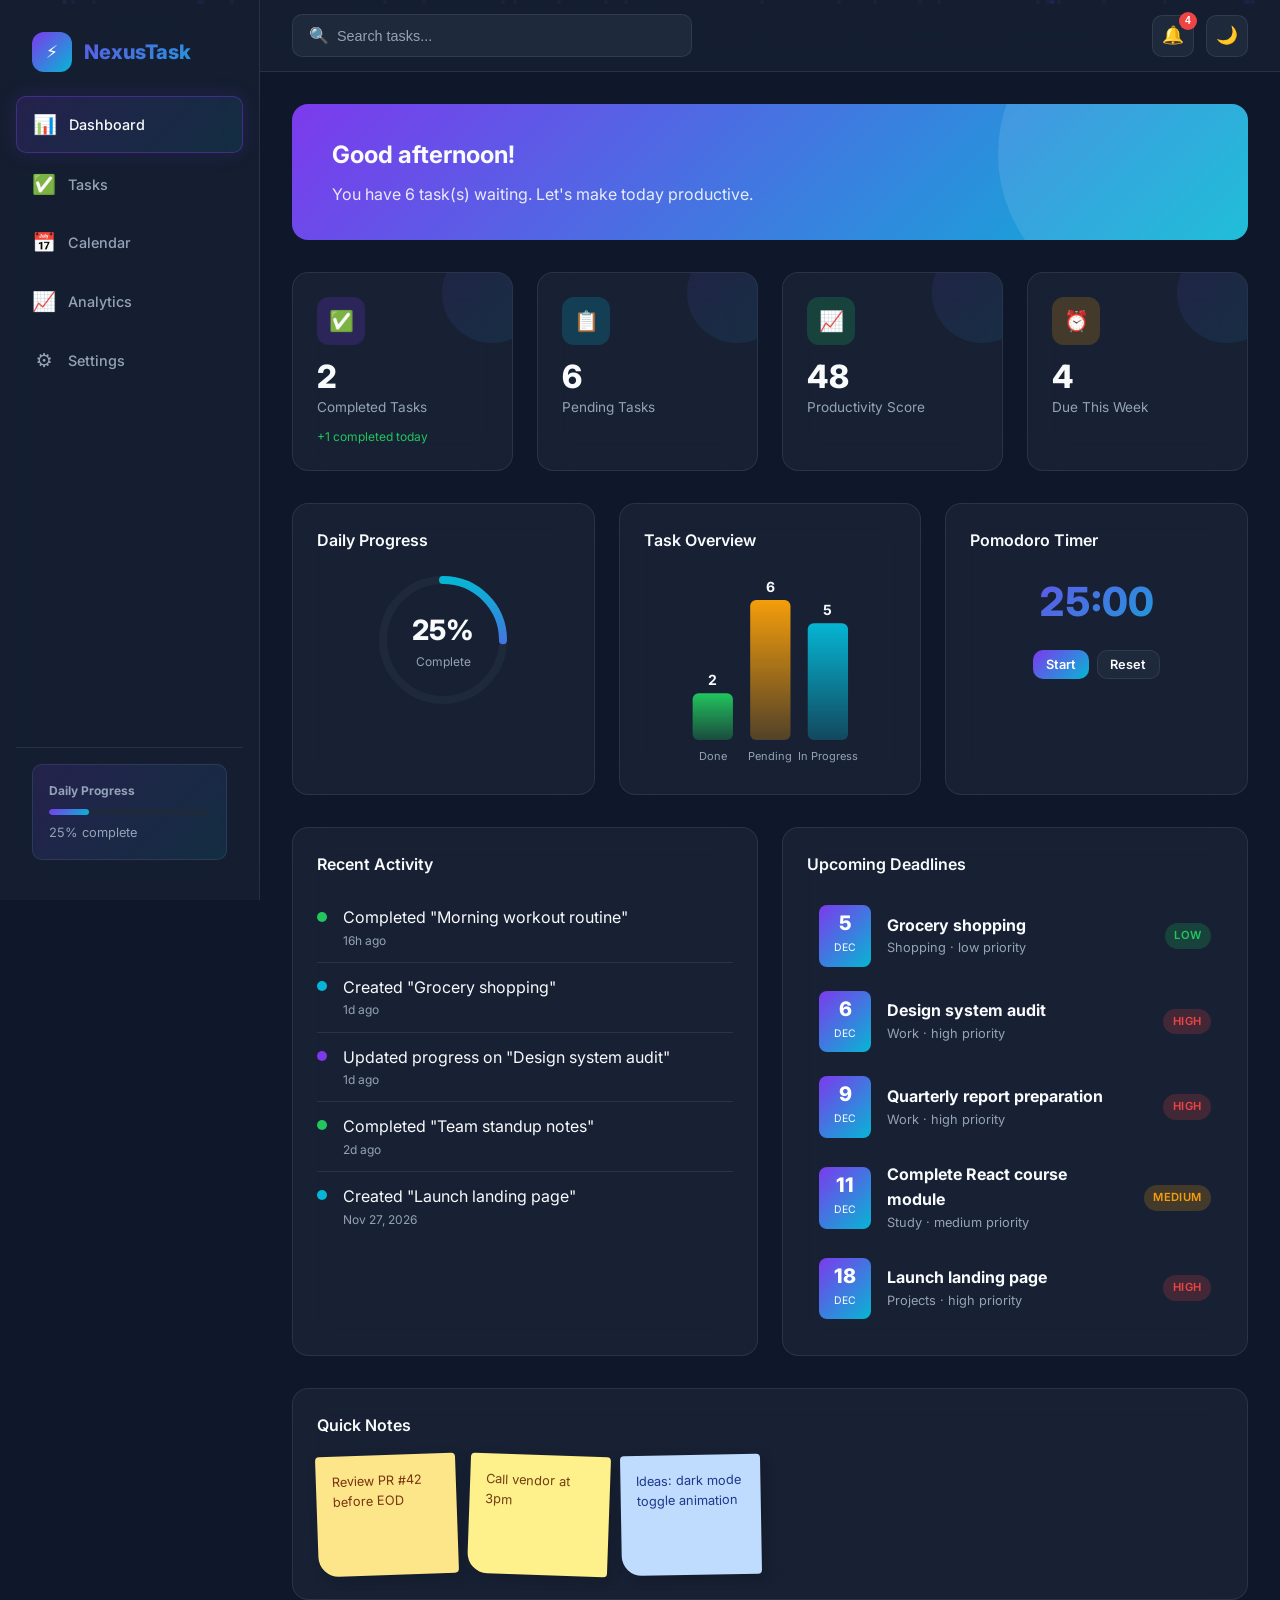
<file: index.html>
<!DOCTYPE html>
<html lang="en">
<head>
  <meta charset="UTF-8">
  <script>
    (function () {
      var p = location.pathname;
      var base = /\.html$/i.test(p) ? p.slice(0, p.lastIndexOf('/') + 1) : (p.endsWith('/') ? p : p + '/');
      var el = document.createElement('base');
      el.href = base;
      document.head.appendChild(el);
    })();
  </script>
  <meta name="viewport" content="width=device-width, initial-scale=1.0">
  <meta name="description" content="NexusTask — Premium productivity and task management platform">
  <meta name="referrer" content="strict-origin-when-cross-origin">
  <meta http-equiv="X-Content-Type-Options" content="nosniff">
  <meta http-equiv="Content-Security-Policy" content="upgrade-insecure-requests">
  <title>Dashboard — NexusTask</title>
  <link rel="preconnect" href="https://fonts.googleapis.com">
  <link rel="preconnect" href="https://fonts.gstatic.com" crossorigin>
  <link rel="stylesheet" href="https://fonts.googleapis.com/css2?family=Inter:wght@300;400;500;600;700;800&display=swap">
  <link rel="stylesheet" href="css/style.css">
  <link rel="stylesheet" href="css/responsive.css">
</head>
<body data-page="dashboard">
  <div class="particles" aria-hidden="true"></div>

  <div class="app-layout">
    <aside class="sidebar" aria-label="Main navigation">
      <div class="logo">
        <div class="logo-icon">⚡</div>
        <span>NexusTask</span>
      </div>
      <ul class="nav-menu">
        <li class="nav-item"><a href="index.html" class="nav-link" data-page="dashboard"><span class="nav-icon">📊</span> Dashboard</a></li>
        <li class="nav-item"><a href="tasks.html" class="nav-link" data-page="tasks"><span class="nav-icon">✅</span> Tasks</a></li>
        <li class="nav-item"><a href="calendar.html" class="nav-link" data-page="calendar"><span class="nav-icon">📅</span> Calendar</a></li>
        <li class="nav-item"><a href="analytics.html" class="nav-link" data-page="analytics"><span class="nav-icon">📈</span> Analytics</a></li>
        <li class="nav-item"><a href="settings.html" class="nav-link" data-page="settings"><span class="nav-icon">⚙️</span> Settings</a></li>
      </ul>
      <div class="sidebar-footer">
        <div class="productivity-mini">
          <h4>Daily Progress</h4>
          <div class="mini-progress"><div class="mini-progress-bar" style="width:0%"></div></div>
          <p style="font-size:0.8rem;margin-top:0.5rem;color:var(--text-muted)"><span class="sidebar-score">0%</span> complete</p>
        </div>
      </div>
    </aside>

    <main class="main-content">
      <header class="header">
        <div class="header-left">
          <button class="menu-toggle" aria-label="Toggle menu">☰</button>
          <div class="search-bar">
            <span>🔍</span>
            <input type="search" id="globalSearch" placeholder="Search tasks..." aria-label="Search tasks">
          </div>
        </div>
        <div class="header-actions">
          <div class="notif-wrapper">
            <button class="icon-btn" id="notifToggle" aria-label="Notifications">🔔<span class="badge" id="notifBadge">0</span></button>
            <div class="notif-dropdown" id="notifDropdown">
              <div class="notif-header"><h3>Notifications</h3></div>
              <div id="notifList"></div>
            </div>
          </div>
          <button class="icon-btn" id="themeToggle" aria-label="Toggle theme">🌙</button>
        </div>
      </header>

      <div class="page-content">
        <section class="welcome-banner reveal">
          <h2 id="welcomeTitle">Welcome back</h2>
          <p id="welcomeSubtitle">Here's your productivity overview for today.</p>
        </section>

        <div class="grid grid-4 reveal" style="margin-bottom:2rem">
          <div class="card stat-card">
            <div class="stat-icon purple">✅</div>
            <div class="stat-value" id="statCompleted">0</div>
            <div class="stat-label">Completed Tasks</div>
            <div class="stat-change" id="statCompletedChange">—</div>
          </div>
          <div class="card stat-card">
            <div class="stat-icon cyan">📋</div>
            <div class="stat-value" id="statPending">0</div>
            <div class="stat-label">Pending Tasks</div>
          </div>
          <div class="card stat-card">
            <div class="stat-icon green">📈</div>
            <div class="stat-value" id="statScore">0</div>
            <div class="stat-label">Productivity Score</div>
          </div>
          <div class="card stat-card">
            <div class="stat-icon amber">⏰</div>
            <div class="stat-value" id="statDeadlines">0</div>
            <div class="stat-label">Due This Week</div>
          </div>
        </div>

        <div class="grid grid-3" style="margin-bottom:2rem">
          <div class="card reveal">
            <h3 class="section-title">Daily Progress</h3>
            <div class="progress-circle-wrap">
              <div class="progress-circle">
                <svg width="140" height="140" viewBox="0 0 140 140">
                  <defs>
                    <linearGradient id="gradient" x1="0%" y1="0%" x2="100%" y2="0%">
                      <stop offset="0%" stop-color="#7C3AED"/>
                      <stop offset="100%" stop-color="#06B6D4"/>
                    </linearGradient>
                  </defs>
                  <circle class="progress-circle-bg" cx="70" cy="70" r="60"/>
                  <circle class="progress-circle-fill" id="progressCircle" cx="70" cy="70" r="60"/>
                </svg>
                <div class="progress-circle-text">
                  <span id="progressPercent">0%</span>
                  <span>Complete</span>
                </div>
              </div>
            </div>
          </div>

          <div class="card reveal">
            <h3 class="section-title">Task Overview</h3>
            <div class="chart-container"><canvas id="dashboardChart" aria-label="Task overview chart"></canvas></div>
          </div>

          <div class="card reveal pomodoro-widget">
            <h3 class="section-title">Pomodoro Timer</h3>
            <div class="pomodoro-timer" id="pomodoroDisplay">25:00</div>
            <div class="pomodoro-controls">
              <button class="btn btn-primary btn-sm" id="pomodoroStart">Start</button>
              <button class="btn btn-secondary btn-sm" id="pomodoroReset">Reset</button>
            </div>
          </div>
        </div>

        <div class="grid grid-2">
          <div class="card reveal">
            <h3 class="section-title">Recent Activity</h3>
            <ul class="activity-list" id="activityList"></ul>
          </div>

          <div class="card reveal">
            <h3 class="section-title">Upcoming Deadlines</h3>
            <div id="deadlineList"></div>
          </div>
        </div>

        <div class="card reveal" style="margin-top:2rem">
          <h3 class="section-title">Quick Notes</h3>
          <div class="sticky-notes" id="stickyNotes"></div>
        </div>
      </div>
    </main>
  </div>

  <script src="js/app.js"></script>
  <script src="js/dashboard.js"></script>
</body>
</html>
</file>
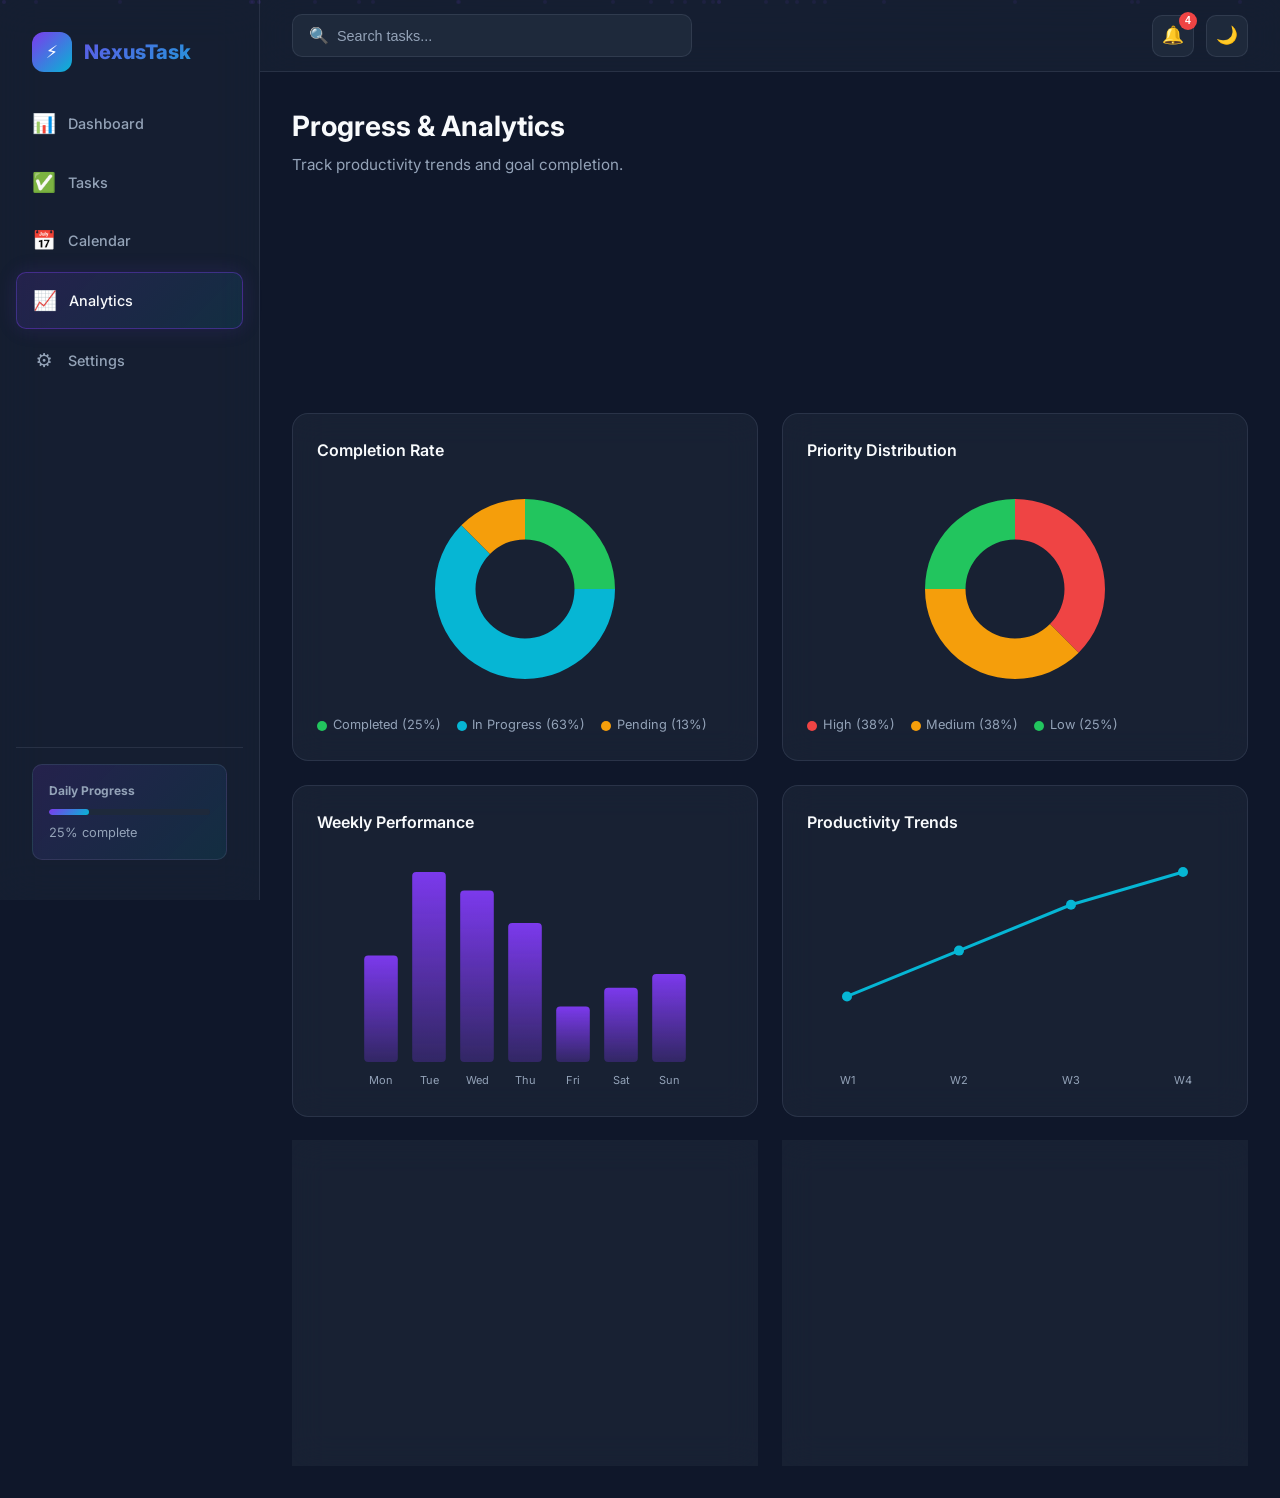
<file: analytics.html>
<!DOCTYPE html>
<html lang="en">
<head>
  <meta charset="UTF-8">
  <script>
    (function () {
      var p = location.pathname;
      var base = /\.html$/i.test(p) ? p.slice(0, p.lastIndexOf('/') + 1) : (p.endsWith('/') ? p : p + '/');
      var el = document.createElement('base');
      el.href = base;
      document.head.appendChild(el);
    })();
  </script>
  <meta name="viewport" content="width=device-width, initial-scale=1.0">
  <meta name="description" content="Analytics — NexusTask">
  <meta name="referrer" content="strict-origin-when-cross-origin">
  <meta http-equiv="X-Content-Type-Options" content="nosniff">
  <meta http-equiv="Content-Security-Policy" content="upgrade-insecure-requests">
  <title>Analytics — NexusTask</title>
  <link rel="preconnect" href="https://fonts.googleapis.com">
  <link rel="preconnect" href="https://fonts.gstatic.com" crossorigin>
  <link rel="stylesheet" href="https://fonts.googleapis.com/css2?family=Inter:wght@300;400;500;600;700;800&display=swap">
  <link rel="stylesheet" href="css/style.css">
  <link rel="stylesheet" href="css/responsive.css">
</head>
<body data-page="analytics">
  <div class="particles" aria-hidden="true"></div>

  <div class="app-layout">
    <aside class="sidebar" aria-label="Main navigation">
      <div class="logo"><div class="logo-icon">⚡</div><span>NexusTask</span></div>
      <ul class="nav-menu">
        <li class="nav-item"><a href="index.html" class="nav-link" data-page="dashboard"><span class="nav-icon">📊</span> Dashboard</a></li>
        <li class="nav-item"><a href="tasks.html" class="nav-link" data-page="tasks"><span class="nav-icon">✅</span> Tasks</a></li>
        <li class="nav-item"><a href="calendar.html" class="nav-link" data-page="calendar"><span class="nav-icon">📅</span> Calendar</a></li>
        <li class="nav-item"><a href="analytics.html" class="nav-link" data-page="analytics"><span class="nav-icon">📈</span> Analytics</a></li>
        <li class="nav-item"><a href="settings.html" class="nav-link" data-page="settings"><span class="nav-icon">⚙️</span> Settings</a></li>
      </ul>
      <div class="sidebar-footer">
        <div class="productivity-mini">
          <h4>Daily Progress</h4>
          <div class="mini-progress"><div class="mini-progress-bar"></div></div>
          <p style="font-size:0.8rem;margin-top:0.5rem;color:var(--text-muted)"><span class="sidebar-score">0%</span> complete</p>
        </div>
      </div>
    </aside>

    <main class="main-content">
      <header class="header">
        <div class="header-left">
          <button class="menu-toggle" aria-label="Toggle menu">☰</button>
          <div class="search-bar">
            <span>🔍</span>
            <input type="search" id="globalSearch" placeholder="Search tasks..." aria-label="Search">
          </div>
        </div>
        <div class="header-actions">
          <div class="notif-wrapper">
            <button class="icon-btn" id="notifToggle" aria-label="Notifications">🔔<span class="badge" id="notifBadge">0</span></button>
            <div class="notif-dropdown" id="notifDropdown">
              <div class="notif-header"><h3>Notifications</h3></div>
              <div id="notifList"></div>
            </div>
          </div>
          <button class="icon-btn" id="themeToggle" aria-label="Toggle theme">🌙</button>
        </div>
      </header>

      <div class="page-content">
        <div class="page-header reveal">
          <h1>Progress & Analytics</h1>
          <p>Track productivity trends and goal completion.</p>
        </div>

        <div class="analytics-stat-row reveal" id="analyticsStats"></div>

        <div class="grid grid-2 reveal">
          <div class="card chart-card">
            <h3 class="section-title">Completion Rate</h3>
            <div class="chart-container" style="height:220px"><canvas id="completionChart"></canvas></div>
            <div class="chart-legend" id="completionLegend"></div>
          </div>
          <div class="card chart-card">
            <h3 class="section-title">Priority Distribution</h3>
            <div class="chart-container" style="height:220px"><canvas id="priorityChart"></canvas></div>
            <div class="chart-legend" id="priorityLegend"></div>
          </div>
        </div>

        <div class="grid grid-2 reveal" style="margin-top:1.5rem">
          <div class="card chart-card">
            <h3 class="section-title">Weekly Performance</h3>
            <div class="chart-container" style="height:240px"><canvas id="weeklyChart"></canvas></div>
          </div>
          <div class="card chart-card">
            <h3 class="section-title">Productivity Trends</h3>
            <div class="chart-container" style="height:240px"><canvas id="trendChart"></canvas></div>
          </div>
        </div>

        <div class="grid grid-2 reveal" style="margin-top:1.5rem">
          <div class="card">
            <h3 class="section-title">Time Tracking</h3>
            <div id="timeTracking"></div>
          </div>
          <div class="card">
            <h3 class="section-title">Goal Completion</h3>
            <div class="progress-circle-wrap" style="padding:1rem">
              <div class="progress-circle" style="width:160px;height:160px">
                <svg width="160" height="160" viewBox="0 0 160 160">
                  <defs>
                    <linearGradient id="goalGrad" x1="0%" y1="0%" x2="100%" y2="0%">
                      <stop offset="0%" stop-color="#22C55E"/>
                      <stop offset="100%" stop-color="#06B6D4"/>
                    </linearGradient>
                  </defs>
                  <circle class="progress-circle-bg" cx="80" cy="80" r="68" stroke-width="10"/>
                  <circle class="progress-circle-fill" id="goalCircle" cx="80" cy="80" r="68" stroke-width="10" stroke="url(#goalGrad)"/>
                </svg>
                <div class="progress-circle-text">
                  <span id="goalPercent">0%</span>
                  <span>Goals Met</span>
                </div>
              </div>
            </div>
            <p style="text-align:center;color:var(--text-muted);font-size:0.85rem;margin-top:1rem" id="goalText">Complete high-priority tasks to reach your goals.</p>
          </div>
        </div>
      </div>
    </main>
  </div>

  <script src="js/app.js"></script>
  <script src="js/analytics.js"></script>
</body>
</html>
</file>
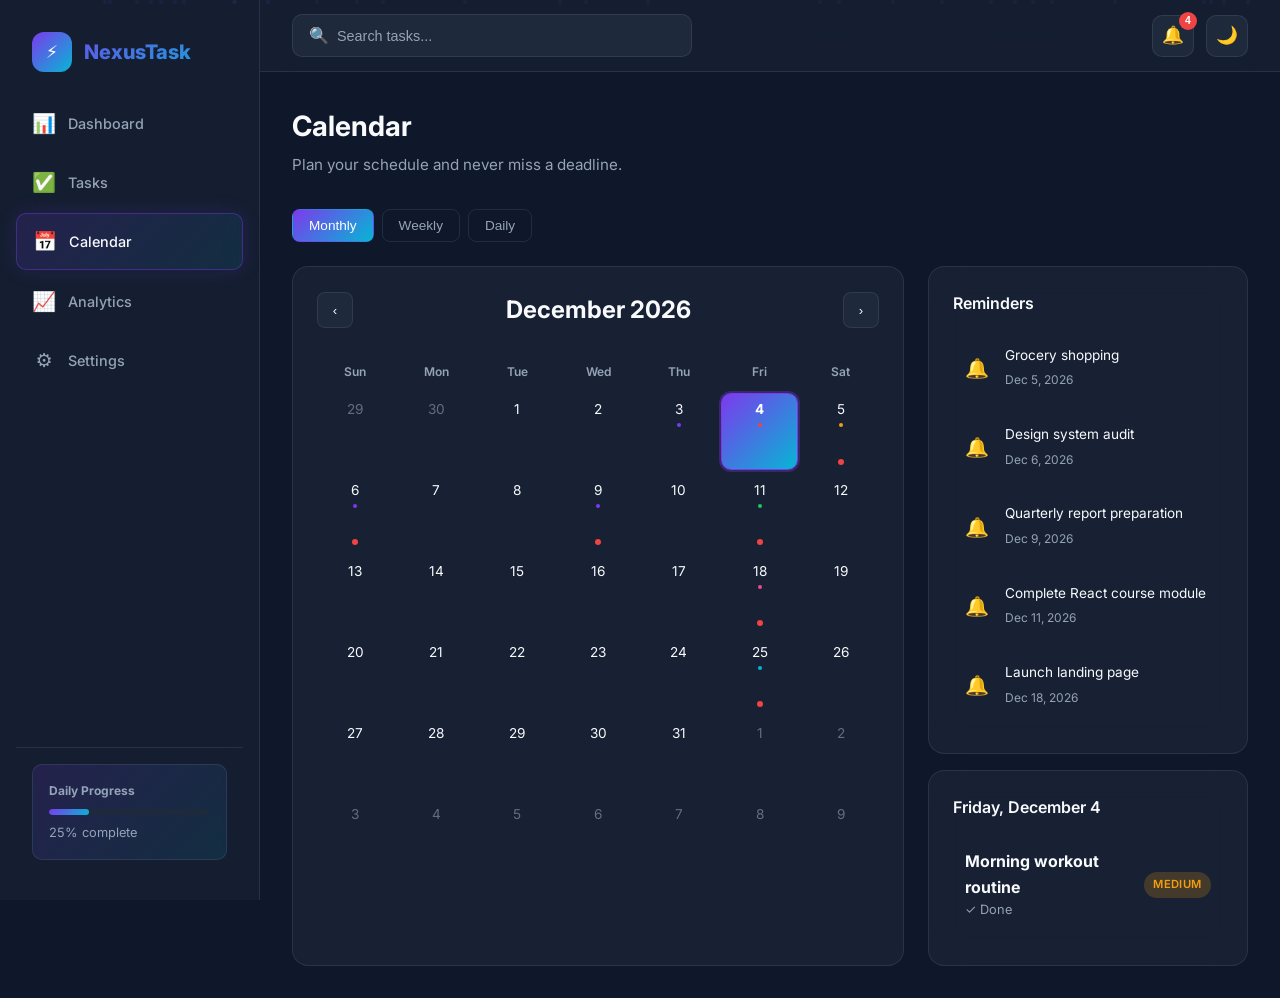
<file: calendar.html>
<!DOCTYPE html>
<html lang="en">
<head>
  <meta charset="UTF-8">
  <script>
    (function () {
      var p = location.pathname;
      var base = /\.html$/i.test(p) ? p.slice(0, p.lastIndexOf('/') + 1) : (p.endsWith('/') ? p : p + '/');
      var el = document.createElement('base');
      el.href = base;
      document.head.appendChild(el);
    })();
  </script>
  <meta name="viewport" content="width=device-width, initial-scale=1.0">
  <meta name="description" content="Calendar view — NexusTask">
  <meta name="referrer" content="strict-origin-when-cross-origin">
  <meta http-equiv="X-Content-Type-Options" content="nosniff">
  <meta http-equiv="Content-Security-Policy" content="upgrade-insecure-requests">
  <title>Calendar — NexusTask</title>
  <link rel="preconnect" href="https://fonts.googleapis.com">
  <link rel="preconnect" href="https://fonts.gstatic.com" crossorigin>
  <link rel="stylesheet" href="https://fonts.googleapis.com/css2?family=Inter:wght@300;400;500;600;700;800&display=swap">
  <link rel="stylesheet" href="css/style.css">
  <link rel="stylesheet" href="css/responsive.css">
</head>
<body data-page="calendar">
  <div class="particles" aria-hidden="true"></div>

  <div class="app-layout">
    <aside class="sidebar" aria-label="Main navigation">
      <div class="logo"><div class="logo-icon">⚡</div><span>NexusTask</span></div>
      <ul class="nav-menu">
        <li class="nav-item"><a href="index.html" class="nav-link" data-page="dashboard"><span class="nav-icon">📊</span> Dashboard</a></li>
        <li class="nav-item"><a href="tasks.html" class="nav-link" data-page="tasks"><span class="nav-icon">✅</span> Tasks</a></li>
        <li class="nav-item"><a href="calendar.html" class="nav-link" data-page="calendar"><span class="nav-icon">📅</span> Calendar</a></li>
        <li class="nav-item"><a href="analytics.html" class="nav-link" data-page="analytics"><span class="nav-icon">📈</span> Analytics</a></li>
        <li class="nav-item"><a href="settings.html" class="nav-link" data-page="settings"><span class="nav-icon">⚙️</span> Settings</a></li>
      </ul>
      <div class="sidebar-footer">
        <div class="productivity-mini">
          <h4>Daily Progress</h4>
          <div class="mini-progress"><div class="mini-progress-bar"></div></div>
          <p style="font-size:0.8rem;margin-top:0.5rem;color:var(--text-muted)"><span class="sidebar-score">0%</span> complete</p>
        </div>
      </div>
    </aside>

    <main class="main-content">
      <header class="header">
        <div class="header-left">
          <button class="menu-toggle" aria-label="Toggle menu">☰</button>
          <div class="search-bar">
            <span>🔍</span>
            <input type="search" id="globalSearch" placeholder="Search tasks..." aria-label="Search">
          </div>
        </div>
        <div class="header-actions">
          <div class="notif-wrapper">
            <button class="icon-btn" id="notifToggle" aria-label="Notifications">🔔<span class="badge" id="notifBadge">0</span></button>
            <div class="notif-dropdown" id="notifDropdown">
              <div class="notif-header"><h3>Notifications</h3></div>
              <div id="notifList"></div>
            </div>
          </div>
          <button class="icon-btn" id="themeToggle" aria-label="Toggle theme">🌙</button>
        </div>
      </header>

      <div class="page-content">
        <div class="page-header reveal">
          <h1>Calendar</h1>
          <p>Plan your schedule and never miss a deadline.</p>
        </div>

        <div class="cal-view-tabs reveal">
          <button class="cal-tab active" data-view="month">Monthly</button>
          <button class="cal-tab" data-view="week">Weekly</button>
          <button class="cal-tab" data-view="day">Daily</button>
        </div>

        <div class="calendar-layout reveal">
          <div class="calendar-main">
            <div class="calendar-header">
              <button class="cal-nav-btn" id="calPrev" aria-label="Previous">‹</button>
              <h2 id="calTitle">May 2026</h2>
              <button class="cal-nav-btn" id="calNext" aria-label="Next">›</button>
            </div>
            <div id="calendarView"></div>
          </div>

          <aside>
            <div class="card" style="margin-bottom:1rem">
              <h3 class="section-title">Reminders</h3>
              <div id="remindersList"></div>
            </div>
            <div class="card" id="dayDetailCard">
              <h3 class="section-title" id="selectedDateTitle">Select a date</h3>
              <div id="dayTasks"></div>
            </div>
          </aside>
        </div>
      </div>
    </main>
  </div>

  <div class="modal-overlay" id="eventModal">
    <div class="modal">
      <div class="modal-header">
        <h2 id="eventModalTitle">Task Details</h2>
        <button class="modal-close" data-close-modal>&times;</button>
      </div>
      <div class="modal-body" id="eventModalBody"></div>
      <div class="modal-footer">
        <button class="btn btn-secondary" data-close-modal>Close</button>
        <a href="tasks.html" class="btn btn-primary" id="eventEditLink">Edit Task</a>
      </div>
    </div>
  </div>

  <script src="js/app.js"></script>
  <script src="js/calendar.js"></script>
</body>
</html>
</file>
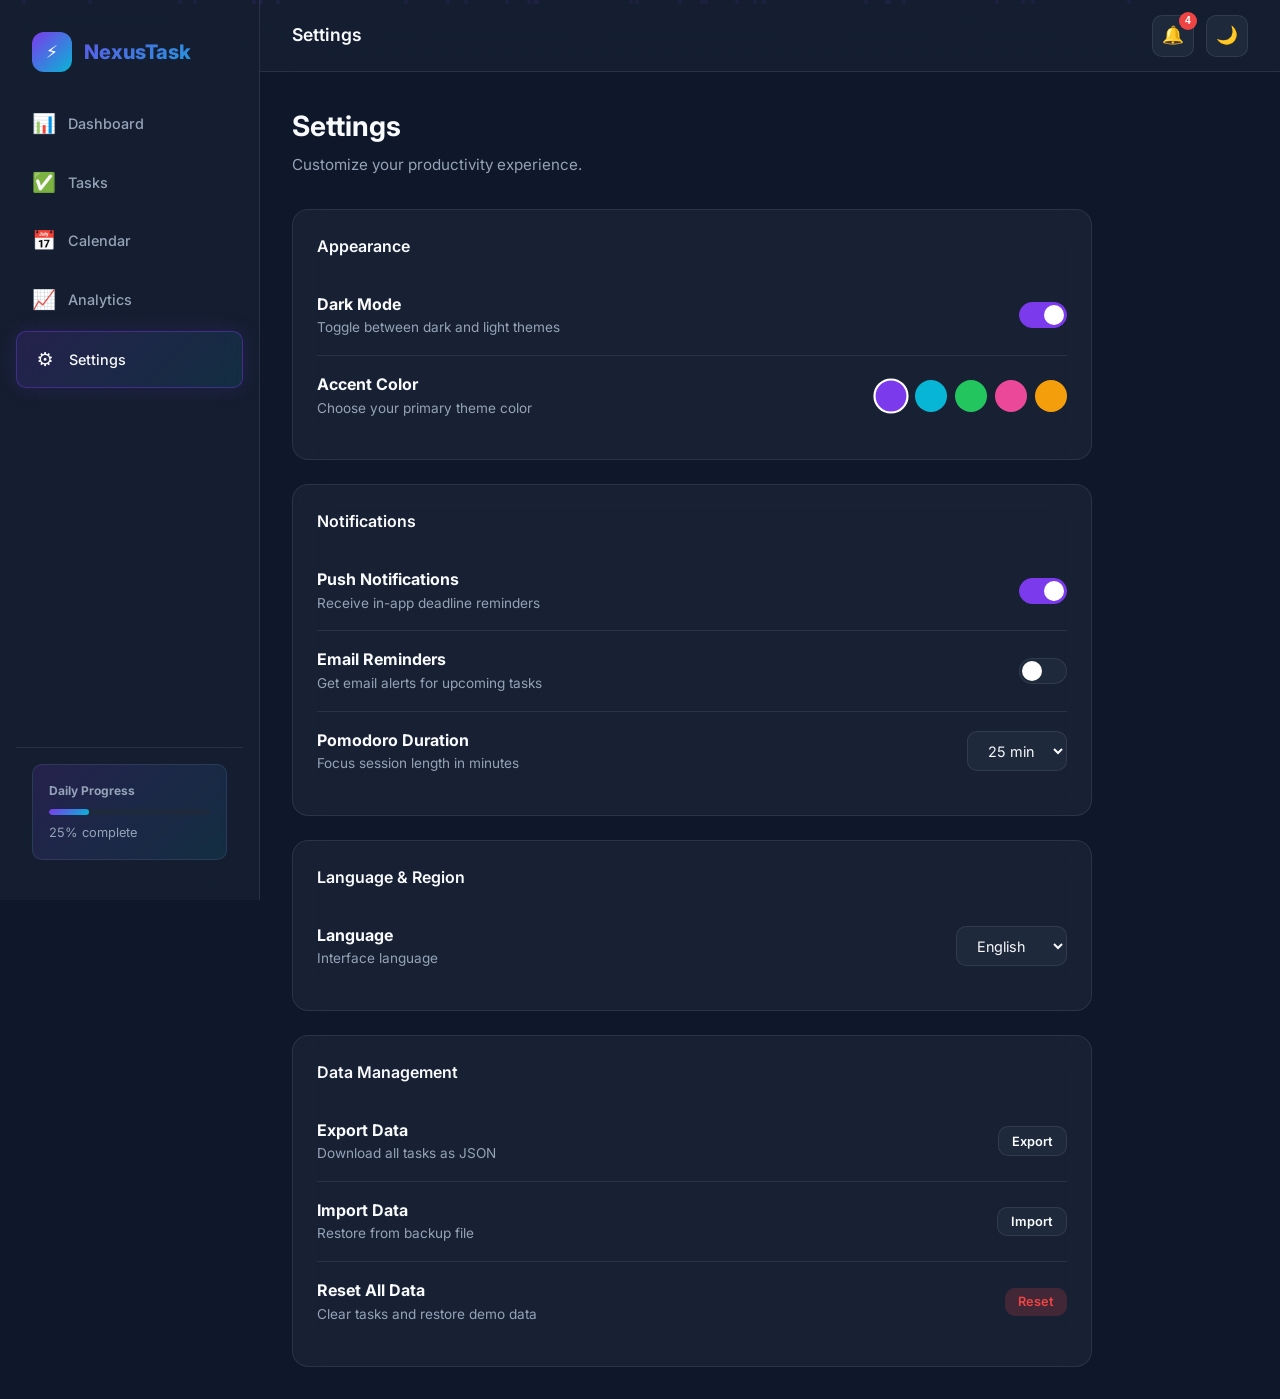
<file: settings.html>
<!DOCTYPE html>
<html lang="en">
<head>
  <meta charset="UTF-8">
  <script>
    (function () {
      var p = location.pathname;
      var base = /\.html$/i.test(p) ? p.slice(0, p.lastIndexOf('/') + 1) : (p.endsWith('/') ? p : p + '/');
      var el = document.createElement('base');
      el.href = base;
      document.head.appendChild(el);
    })();
  </script>
  <meta name="viewport" content="width=device-width, initial-scale=1.0">
  <meta name="description" content="Settings — NexusTask">
  <meta name="referrer" content="strict-origin-when-cross-origin">
  <meta http-equiv="X-Content-Type-Options" content="nosniff">
  <meta http-equiv="Content-Security-Policy" content="upgrade-insecure-requests">
  <title>Settings — NexusTask</title>
  <link rel="preconnect" href="https://fonts.googleapis.com">
  <link rel="preconnect" href="https://fonts.gstatic.com" crossorigin>
  <link rel="stylesheet" href="https://fonts.googleapis.com/css2?family=Inter:wght@300;400;500;600;700;800&display=swap">
  <link rel="stylesheet" href="css/style.css">
  <link rel="stylesheet" href="css/responsive.css">
</head>
<body data-page="settings">
  <div class="particles" aria-hidden="true"></div>

  <div class="app-layout">
    <aside class="sidebar" aria-label="Main navigation">
      <div class="logo"><div class="logo-icon">⚡</div><span>NexusTask</span></div>
      <ul class="nav-menu">
        <li class="nav-item"><a href="index.html" class="nav-link" data-page="dashboard"><span class="nav-icon">📊</span> Dashboard</a></li>
        <li class="nav-item"><a href="tasks.html" class="nav-link" data-page="tasks"><span class="nav-icon">✅</span> Tasks</a></li>
        <li class="nav-item"><a href="calendar.html" class="nav-link" data-page="calendar"><span class="nav-icon">📅</span> Calendar</a></li>
        <li class="nav-item"><a href="analytics.html" class="nav-link" data-page="analytics"><span class="nav-icon">📈</span> Analytics</a></li>
        <li class="nav-item"><a href="settings.html" class="nav-link" data-page="settings"><span class="nav-icon">⚙️</span> Settings</a></li>
      </ul>
      <div class="sidebar-footer">
        <div class="productivity-mini">
          <h4>Daily Progress</h4>
          <div class="mini-progress"><div class="mini-progress-bar"></div></div>
          <p style="font-size:0.8rem;margin-top:0.5rem;color:var(--text-muted)"><span class="sidebar-score">0%</span> complete</p>
        </div>
      </div>
    </aside>

    <main class="main-content">
      <header class="header">
        <div class="header-left">
          <button class="menu-toggle" aria-label="Toggle menu">☰</button>
          <h2 style="font-size:1.1rem;font-weight:600">Settings</h2>
        </div>
        <div class="header-actions">
          <div class="notif-wrapper">
            <button class="icon-btn" id="notifToggle" aria-label="Notifications">🔔<span class="badge" id="notifBadge">0</span></button>
            <div class="notif-dropdown" id="notifDropdown">
              <div class="notif-header"><h3>Notifications</h3></div>
              <div id="notifList"></div>
            </div>
          </div>
          <button class="icon-btn" id="themeToggle" aria-label="Toggle theme">🌙</button>
        </div>
      </header>

      <div class="page-content">
        <div class="page-header reveal">
          <h1>Settings</h1>
          <p>Customize your productivity experience.</p>
        </div>

        <div class="settings-grid">
          <div class="card reveal">
            <h3 class="section-title">Appearance</h3>
            <div class="setting-item">
              <div>
                <strong>Dark Mode</strong>
                <p style="font-size:0.85rem;color:var(--text-muted)">Toggle between dark and light themes</p>
              </div>
              <div class="toggle" id="darkModeToggle" role="switch" aria-checked="true" tabindex="0"></div>
            </div>
            <div class="setting-item">
              <div>
                <strong>Accent Color</strong>
                <p style="font-size:0.85rem;color:var(--text-muted)">Choose your primary theme color</p>
              </div>
              <div class="theme-colors" id="themeColors">
                <div class="theme-swatch active" data-color="#7C3AED" style="background:#7C3AED" title="Purple"></div>
                <div class="theme-swatch" data-color="#06B6D4" style="background:#06B6D4" title="Cyan"></div>
                <div class="theme-swatch" data-color="#22C55E" style="background:#22C55E" title="Green"></div>
                <div class="theme-swatch" data-color="#EC4899" style="background:#EC4899" title="Pink"></div>
                <div class="theme-swatch" data-color="#F59E0B" style="background:#F59E0B" title="Amber"></div>
              </div>
            </div>
          </div>

          <div class="card reveal">
            <h3 class="section-title">Notifications</h3>
            <div class="setting-item">
              <div>
                <strong>Push Notifications</strong>
                <p style="font-size:0.85rem;color:var(--text-muted)">Receive in-app deadline reminders</p>
              </div>
              <div class="toggle active" id="notifToggleSetting" role="switch" tabindex="0"></div>
            </div>
            <div class="setting-item">
              <div>
                <strong>Email Reminders</strong>
                <p style="font-size:0.85rem;color:var(--text-muted)">Get email alerts for upcoming tasks</p>
              </div>
              <div class="toggle" id="emailToggle" role="switch" tabindex="0"></div>
            </div>
            <div class="setting-item">
              <div>
                <strong>Pomodoro Duration</strong>
                <p style="font-size:0.85rem;color:var(--text-muted)">Focus session length in minutes</p>
              </div>
              <select class="filter-select" id="pomodoroSetting">
                <option value="15">15 min</option>
                <option value="25" selected>25 min</option>
                <option value="45">45 min</option>
                <option value="60">60 min</option>
              </select>
            </div>
          </div>

          <div class="card reveal">
            <h3 class="section-title">Language & Region</h3>
            <div class="setting-item">
              <div>
                <strong>Language</strong>
                <p style="font-size:0.85rem;color:var(--text-muted)">Interface language</p>
              </div>
              <select class="filter-select" id="languageSetting">
                <option value="en">English</option>
                <option value="es">Español</option>
                <option value="fr">Français</option>
                <option value="de">Deutsch</option>
                <option value="ja">日本語</option>
              </select>
            </div>
          </div>

          <div class="card reveal">
            <h3 class="section-title">Data Management</h3>
            <div class="setting-item">
              <div>
                <strong>Export Data</strong>
                <p style="font-size:0.85rem;color:var(--text-muted)">Download all tasks as JSON</p>
              </div>
              <button class="btn btn-secondary btn-sm" id="exportBtn">Export</button>
            </div>
            <div class="setting-item">
              <div>
                <strong>Import Data</strong>
                <p style="font-size:0.85rem;color:var(--text-muted)">Restore from backup file</p>
              </div>
              <button class="btn btn-secondary btn-sm" id="importBtn">Import</button>
              <input type="file" id="importFile" accept=".json" hidden>
            </div>
            <div class="setting-item">
              <div>
                <strong>Reset All Data</strong>
                <p style="font-size:0.85rem;color:var(--text-muted)">Clear tasks and restore demo data</p>
              </div>
              <button class="btn btn-danger btn-sm" id="resetBtn">Reset</button>
            </div>
          </div>
        </div>
      </div>
    </main>
  </div>

  <script src="js/app.js"></script>
  <script>
    document.addEventListener('DOMContentLoaded', () => {
      NexusStore.load();
      const settings = NexusStore.getSettings();

      const darkToggle = document.getElementById('darkModeToggle');
      darkToggle.classList.toggle('active', settings.theme === 'dark');
      darkToggle.addEventListener('click', () => {
        const theme = ThemeManager.toggle();
        darkToggle.classList.toggle('active', theme === 'dark');
        document.getElementById('themeToggle').textContent = theme === 'dark' ? '🌙' : '☀️';
      });

      document.querySelectorAll('.theme-swatch').forEach(swatch => {
        if (swatch.dataset.color === settings.accentColor) swatch.classList.add('active');
        swatch.addEventListener('click', () => {
          document.querySelectorAll('.theme-swatch').forEach(s => s.classList.remove('active'));
          swatch.classList.add('active');
          NexusStore.updateSettings({ accentColor: swatch.dataset.color });
          ThemeManager.apply(NexusStore.getSettings().theme, swatch.dataset.color);
          UI.toast('Accent color updated', 'success');
        });
      });

      const notifSetting = document.getElementById('notifToggleSetting');
      notifSetting.classList.toggle('active', settings.notifications);
      notifSetting.addEventListener('click', () => {
        notifSetting.classList.toggle('active');
        NexusStore.updateSettings({ notifications: notifSetting.classList.contains('active') });
      });

      const emailToggle = document.getElementById('emailToggle');
      emailToggle.classList.toggle('active', settings.emailReminders);
      emailToggle.addEventListener('click', () => {
        emailToggle.classList.toggle('active');
        NexusStore.updateSettings({ emailReminders: emailToggle.classList.contains('active') });
      });

      document.getElementById('pomodoroSetting').value = settings.pomodoroMinutes || 25;
      document.getElementById('pomodoroSetting').addEventListener('change', (e) => {
        NexusStore.updateSettings({ pomodoroMinutes: parseInt(e.target.value, 10) });
        UI.toast('Pomodoro duration saved', 'success');
      });

      document.getElementById('languageSetting').value = settings.language || 'en';
      document.getElementById('languageSetting').addEventListener('change', (e) => {
        NexusStore.updateSettings({ language: e.target.value });
        UI.toast('Language preference saved', 'info');
      });

      document.getElementById('exportBtn').addEventListener('click', () => {
        const blob = new Blob([NexusStore.exportData()], { type: 'application/json' });
        const a = document.createElement('a');
        a.href = URL.createObjectURL(blob);
        a.download = 'nexustask-backup.json';
        a.click();
        UI.toast('Data exported', 'success');
      });

      document.getElementById('importBtn').addEventListener('click', () => {
        document.getElementById('importFile').click();
      });

      document.getElementById('importFile').addEventListener('change', (e) => {
        const file = e.target.files[0];
        if (!file) return;
        const reader = new FileReader();
        reader.onload = () => {
          if (NexusStore.importData(reader.result)) {
            UI.toast('Data imported successfully', 'success');
            UI.updateSidebarProgress();
          } else UI.toast('Invalid backup file', 'error');
        };
        reader.readAsText(file);
      });

      document.getElementById('resetBtn').addEventListener('click', () => {
        if (!confirm('Reset all data to demo defaults?')) return;
        localStorage.removeItem('nexustask_data');
        NexusStore.load();
        UI.toast('Data reset to defaults', 'success');
        UI.updateSidebarProgress();
      });

      const themeBtn = document.getElementById('themeToggle');
      if (themeBtn) themeBtn.textContent = settings.theme === 'dark' ? '🌙' : '☀️';
      UI.updateSidebarProgress();
    });
  </script>
</body>
</html>
</file>
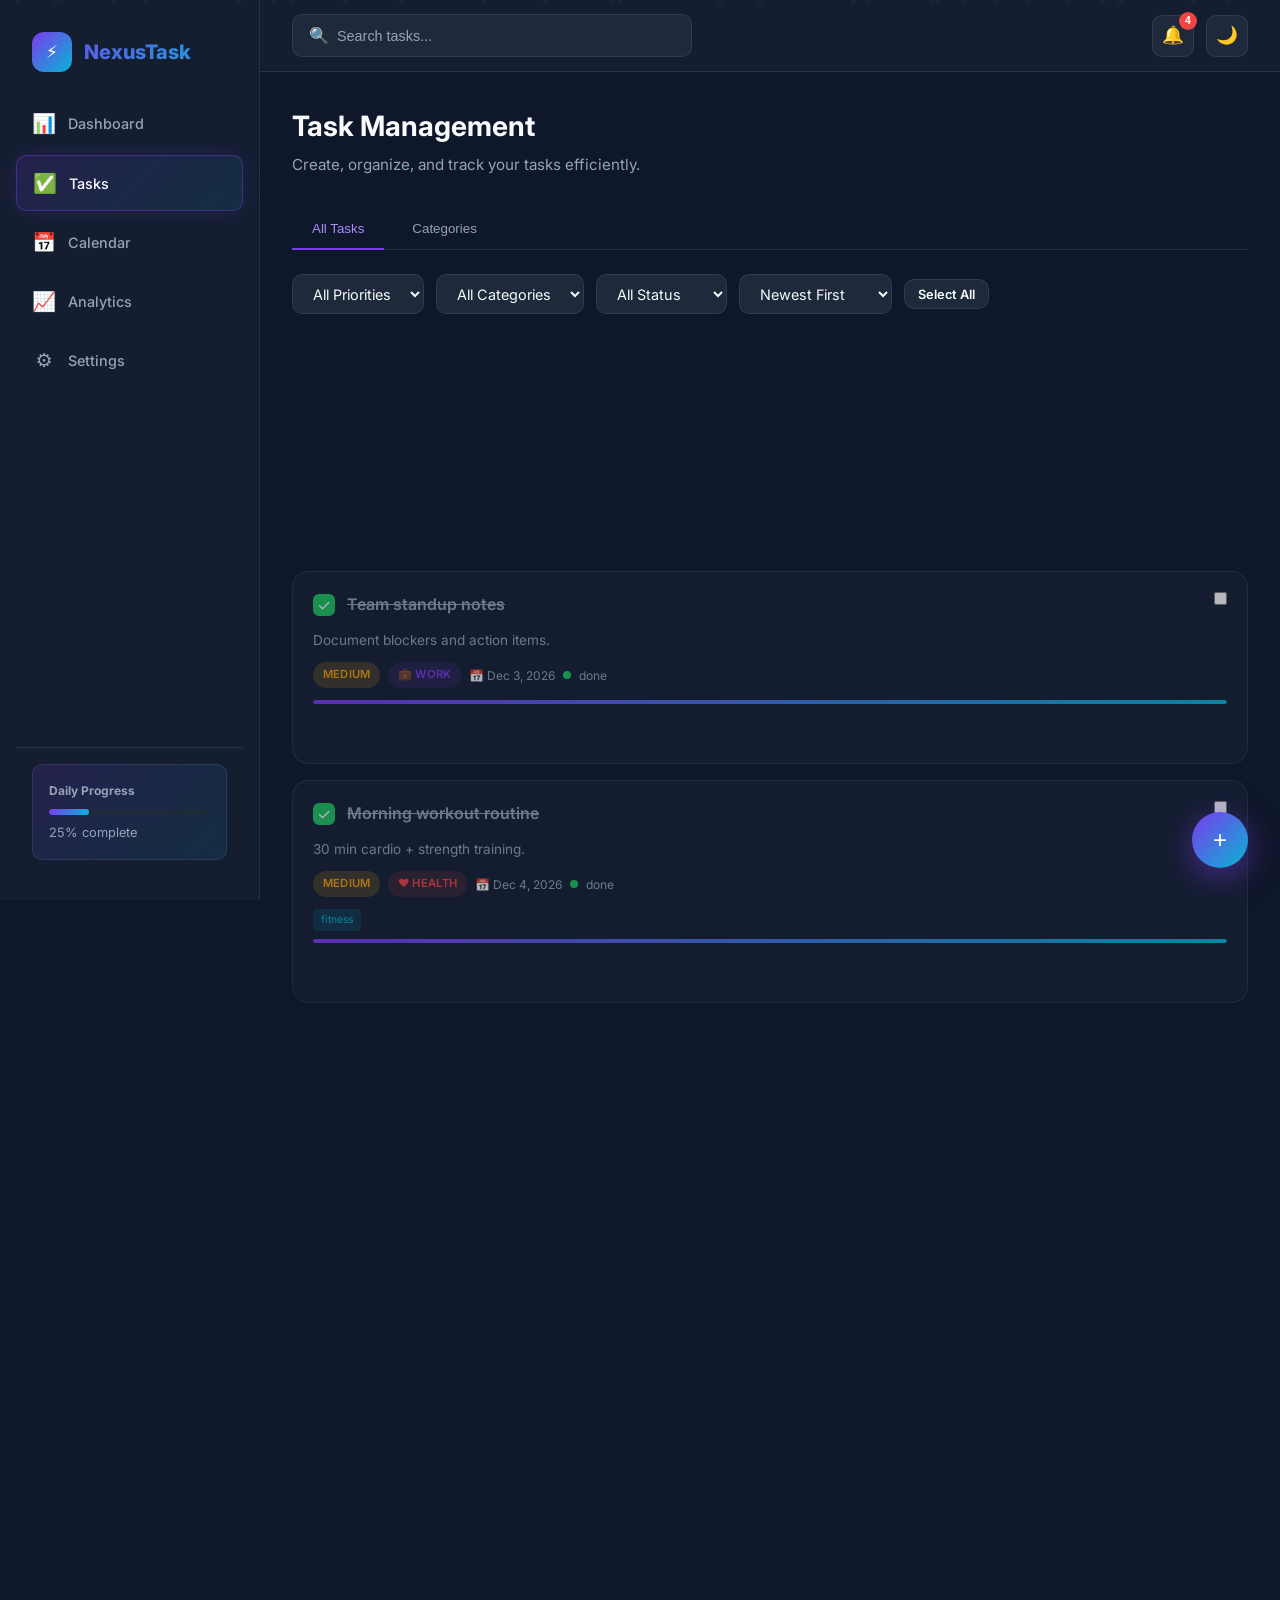
<file: tasks.html>
<!DOCTYPE html>
<html lang="en">
<head>
  <meta charset="UTF-8">
  <script>
    (function () {
      var p = location.pathname;
      var base = /\.html$/i.test(p) ? p.slice(0, p.lastIndexOf('/') + 1) : (p.endsWith('/') ? p : p + '/');
      var el = document.createElement('base');
      el.href = base;
      document.head.appendChild(el);
    })();
  </script>
  <meta name="viewport" content="width=device-width, initial-scale=1.0">
  <meta name="description" content="Manage tasks — NexusTask">
  <meta name="referrer" content="strict-origin-when-cross-origin">
  <meta http-equiv="X-Content-Type-Options" content="nosniff">
  <meta http-equiv="Content-Security-Policy" content="upgrade-insecure-requests">
  <title>Tasks — NexusTask</title>
  <link rel="preconnect" href="https://fonts.googleapis.com">
  <link rel="preconnect" href="https://fonts.gstatic.com" crossorigin>
  <link rel="stylesheet" href="https://fonts.googleapis.com/css2?family=Inter:wght@300;400;500;600;700;800&display=swap">
  <link rel="stylesheet" href="css/style.css">
  <link rel="stylesheet" href="css/responsive.css">
</head>
<body data-page="tasks">
  <div class="particles" aria-hidden="true"></div>

  <div class="app-layout">
    <aside class="sidebar" aria-label="Main navigation">
      <div class="logo"><div class="logo-icon">⚡</div><span>NexusTask</span></div>
      <ul class="nav-menu">
        <li class="nav-item"><a href="index.html" class="nav-link" data-page="dashboard"><span class="nav-icon">📊</span> Dashboard</a></li>
        <li class="nav-item"><a href="tasks.html" class="nav-link" data-page="tasks"><span class="nav-icon">✅</span> Tasks</a></li>
        <li class="nav-item"><a href="calendar.html" class="nav-link" data-page="calendar"><span class="nav-icon">📅</span> Calendar</a></li>
        <li class="nav-item"><a href="analytics.html" class="nav-link" data-page="analytics"><span class="nav-icon">📈</span> Analytics</a></li>
        <li class="nav-item"><a href="settings.html" class="nav-link" data-page="settings"><span class="nav-icon">⚙️</span> Settings</a></li>
      </ul>
      <div class="sidebar-footer">
        <div class="productivity-mini">
          <h4>Daily Progress</h4>
          <div class="mini-progress"><div class="mini-progress-bar"></div></div>
          <p style="font-size:0.8rem;margin-top:0.5rem;color:var(--text-muted)"><span class="sidebar-score">0%</span> complete</p>
        </div>
      </div>
    </aside>

    <main class="main-content">
      <header class="header">
        <div class="header-left">
          <button class="menu-toggle" aria-label="Toggle menu">☰</button>
          <div class="search-bar">
            <span>🔍</span>
            <input type="search" id="taskSearch" placeholder="Search tasks..." aria-label="Search tasks">
          </div>
        </div>
        <div class="header-actions">
          <div class="notif-wrapper">
            <button class="icon-btn" id="notifToggle" aria-label="Notifications">🔔<span class="badge" id="notifBadge">0</span></button>
            <div class="notif-dropdown" id="notifDropdown">
              <div class="notif-header"><h3>Notifications</h3></div>
              <div id="notifList"></div>
            </div>
          </div>
          <button class="icon-btn" id="themeToggle" aria-label="Toggle theme">🌙</button>
        </div>
      </header>

      <div class="page-content">
        <div class="page-header reveal">
          <h1>Task Management</h1>
          <p>Create, organize, and track your tasks efficiently.</p>
        </div>

        <div class="tabs reveal">
          <button class="tab-btn active" data-tab="tasks">All Tasks</button>
          <button class="tab-btn" data-tab="categories">Categories</button>
        </div>

        <div id="tab-tasks" class="tab-panel active">
          <div class="filters-bar reveal">
            <select class="filter-select" id="filterPriority" aria-label="Filter by priority">
              <option value="">All Priorities</option>
              <option value="high">High</option>
              <option value="medium">Medium</option>
              <option value="low">Low</option>
            </select>
            <select class="filter-select" id="filterCategory" aria-label="Filter by category">
              <option value="">All Categories</option>
            </select>
            <select class="filter-select" id="filterStatus" aria-label="Filter by status">
              <option value="">All Status</option>
              <option value="pending">Pending</option>
              <option value="in-progress">In Progress</option>
              <option value="done">Done</option>
            </select>
            <select class="filter-select" id="sortBy" aria-label="Sort tasks">
              <option value="date-desc">Newest First</option>
              <option value="date-asc">Oldest First</option>
              <option value="due-asc">Due Date ↑</option>
              <option value="due-desc">Due Date ↓</option>
              <option value="completion">By Completion</option>
              <option value="priority">By Priority</option>
            </select>
            <button class="btn btn-secondary btn-sm" id="selectAllBtn">Select All</button>
          </div>

          <div id="taskListSkeleton" class="task-list" style="display:none">
            <div class="card skeleton" style="height:120px"></div>
            <div class="card skeleton" style="height:120px"></div>
          </div>

          <div class="task-list" id="taskList" role="list"></div>
          <div class="empty-state" id="emptyTasks" style="display:none">
            <div class="icon">📝</div>
            <h3>No tasks found</h3>
            <p>Create your first task to get started</p>
            <button class="btn btn-primary" style="margin-top:1rem" id="emptyAddBtn">Add Task</button>
          </div>
        </div>

        <div id="tab-categories" class="tab-panel">
          <div style="display:flex;justify-content:flex-end;margin-bottom:1rem">
            <button class="btn btn-primary" id="addCategoryBtn">+ Add Category</button>
          </div>
          <div class="category-grid" id="categoryGrid"></div>
        </div>
      </div>
    </main>
  </div>

  <div class="bulk-bar" id="bulkBar">
    <span id="bulkCount">0 selected</span>
    <button class="btn btn-secondary btn-sm" id="bulkComplete">Complete</button>
    <button class="btn btn-danger btn-sm" id="bulkDelete">Delete</button>
    <button class="btn btn-secondary btn-sm" id="bulkCancel">Cancel</button>
  </div>

  <button class="fab" id="fabAdd" aria-label="Add task">+</button>

  <div class="quick-add" id="quickAdd">
    <input type="text" class="form-input" id="quickAddInput" placeholder="Quick add task...">
    <button class="btn btn-primary btn-sm" style="margin-top:0.5rem;width:100%" id="quickAddSubmit">Add</button>
  </div>

  <div class="modal-overlay" id="taskModal">
    <div class="modal" role="dialog" aria-labelledby="modalTitle">
      <div class="modal-header">
        <h2 id="modalTitle">Add Task</h2>
        <button class="modal-close" data-close-modal aria-label="Close">&times;</button>
      </div>
      <form id="taskForm">
        <div class="modal-body">
          <input type="hidden" id="taskId">
          <div class="form-group">
            <label for="taskTitle">Title</label>
            <input type="text" class="form-input" id="taskTitle" required placeholder="Task title">
          </div>
          <div class="form-group">
            <label for="taskDesc">Description</label>
            <textarea class="form-textarea" id="taskDesc" placeholder="Task description"></textarea>
          </div>
          <div class="form-row">
            <div class="form-group">
              <label for="taskCategory">Category</label>
              <select class="form-select" id="taskCategory"></select>
            </div>
            <div class="form-group">
              <label for="taskPriority">Priority</label>
              <select class="form-select" id="taskPriority">
                <option value="low">Low</option>
                <option value="medium">Medium</option>
                <option value="high">High</option>
              </select>
            </div>
          </div>
          <div class="form-row">
            <div class="form-group">
              <label for="taskDue">Due Date</label>
              <input type="date" class="form-input" id="taskDue">
            </div>
            <div class="form-group">
              <label for="taskProgress">Progress (%)</label>
              <input type="range" class="form-input" id="taskProgress" min="0" max="100" value="0">
            </div>
          </div>
          <div class="form-group">
            <label for="taskNotes">Notes</label>
            <textarea class="form-textarea" id="taskNotes" placeholder="Additional notes"></textarea>
          </div>
          <div class="form-group">
            <label for="taskLabels">Labels (comma separated)</label>
            <input type="text" class="form-input" id="taskLabels" placeholder="design, urgent">
          </div>
          <div class="form-group">
            <label>Attachments</label>
            <div class="attachments-ui" id="attachmentDrop">
              <p>📎 Drop files here or click to add</p>
              <p style="font-size:0.75rem;margin-top:0.25rem">Demo: filenames stored locally</p>
            </div>
            <div class="attachment-preview" id="attachmentPreview"></div>
            <input type="file" id="attachmentInput" multiple hidden>
          </div>
        </div>
        <div class="modal-footer">
          <button type="button" class="btn btn-secondary" data-close-modal>Cancel</button>
          <button type="submit" class="btn btn-primary">Save Task</button>
        </div>
      </form>
    </div>
  </div>

  <div class="modal-overlay" id="categoryModal">
    <div class="modal" role="dialog">
      <div class="modal-header">
        <h2 id="categoryModalTitle">Add Category</h2>
        <button class="modal-close" data-close-modal>&times;</button>
      </div>
      <form id="categoryForm">
        <div class="modal-body">
          <input type="hidden" id="categoryId">
          <div class="form-group">
            <label for="categoryName">Name</label>
            <input type="text" class="form-input" id="categoryName" required>
          </div>
          <div class="form-row">
            <div class="form-group">
              <label for="categoryColor">Color</label>
              <input type="color" class="form-input" id="categoryColor" value="#7C3AED">
            </div>
            <div class="form-group">
              <label for="categoryIcon">Icon (emoji)</label>
              <input type="text" class="form-input" id="categoryIcon" maxlength="2" placeholder="📁">
            </div>
          </div>
        </div>
        <div class="modal-footer">
          <button type="button" class="btn btn-secondary" data-close-modal>Cancel</button>
          <button type="submit" class="btn btn-primary">Save</button>
        </div>
      </form>
    </div>
  </div>

  <script src="js/app.js"></script>
  <script src="js/tasks.js"></script>
</body>
</html>
</file>
<file: css/style.css>
/* NexusTask — Premium Productivity Platform */
/* Fonts loaded via <link> in HTML (HTTPS) for GitHub Pages security */

:root {
  --bg-primary: #0F172A;
  --bg-secondary: #1E293B;
  --bg-card: rgba(30, 41, 59, 0.6);
  --bg-glass: rgba(30, 41, 59, 0.45);
  --primary: #7C3AED;
  --primary-light: #A78BFA;
  --accent: #06B6D4;
  --success: #22C55E;
  --warning: #F59E0B;
  --danger: #EF4444;
  --text: #F8FAFC;
  --text-muted: #94A3B8;
  --border: rgba(148, 163, 184, 0.15);
  --shadow: 0 8px 32px rgba(0, 0, 0, 0.3);
  --radius: 16px;
  --radius-sm: 10px;
  --sidebar-width: 260px;
  --header-height: 72px;
  --transition: 0.3s cubic-bezier(0.4, 0, 0.2, 1);
  --gradient-primary: linear-gradient(135deg, #7C3AED 0%, #06B6D4 100%);
  --gradient-card: linear-gradient(135deg, rgba(124, 58, 237, 0.15) 0%, rgba(6, 182, 212, 0.1) 100%);
}

[data-theme="light"] {
  --bg-primary: #F1F5F9;
  --bg-secondary: #FFFFFF;
  --bg-card: rgba(255, 255, 255, 0.85);
  --bg-glass: rgba(255, 255, 255, 0.7);
  --text: #0F172A;
  --text-muted: #64748B;
  --border: rgba(15, 23, 42, 0.1);
  --shadow: 0 8px 32px rgba(15, 23, 42, 0.08);
}

*, *::before, *::after { box-sizing: border-box; margin: 0; padding: 0; }

html { scroll-behavior: smooth; }

body {
  font-family: 'Inter', system-ui, sans-serif;
  background: var(--bg-primary);
  color: var(--text);
  line-height: 1.6;
  overflow-x: hidden;
  min-height: 100vh;
}

/* Particles */
.particles {
  position: fixed;
  inset: 0;
  pointer-events: none;
  z-index: 0;
  overflow: hidden;
}

.particle {
  position: absolute;
  width: 4px;
  height: 4px;
  background: var(--primary);
  border-radius: 50%;
  opacity: 0.3;
  animation: float-particle 15s infinite ease-in-out;
}

@keyframes float-particle {
  0%, 100% { transform: translateY(100vh) scale(0); opacity: 0; }
  10% { opacity: 0.4; }
  90% { opacity: 0.2; }
  100% { transform: translateY(-10vh) scale(1); opacity: 0; }
}

/* Layout */
.app-layout {
  display: flex;
  min-height: 100vh;
  position: relative;
  z-index: 1;
}

/* Sidebar */
.sidebar {
  width: var(--sidebar-width);
  background: var(--bg-glass);
  backdrop-filter: blur(20px);
  border-right: 1px solid var(--border);
  padding: 1.5rem 1rem;
  position: fixed;
  top: 0;
  left: 0;
  height: 100vh;
  z-index: 100;
  display: flex;
  flex-direction: column;
  transition: transform var(--transition);
}

.logo {
  display: flex;
  align-items: center;
  gap: 0.75rem;
  padding: 0.5rem 1rem 1.5rem;
  font-weight: 800;
  font-size: 1.25rem;
  background: var(--gradient-primary);
  -webkit-background-clip: text;
  -webkit-text-fill-color: transparent;
  background-clip: text;
}

.logo-icon {
  width: 40px;
  height: 40px;
  background: var(--gradient-primary);
  border-radius: 12px;
  display: flex;
  align-items: center;
  justify-content: center;
  -webkit-text-fill-color: white;
  font-size: 1.1rem;
}

.nav-menu { list-style: none; flex: 1; }

.nav-item { margin-bottom: 0.25rem; }

.nav-link {
  display: flex;
  align-items: center;
  gap: 0.75rem;
  padding: 0.75rem 1rem;
  border-radius: var(--radius-sm);
  color: var(--text-muted);
  text-decoration: none;
  font-weight: 500;
  font-size: 0.9rem;
  transition: all var(--transition);
}

.nav-link:hover, .nav-link.active {
  background: var(--gradient-card);
  color: var(--text);
  border: 1px solid var(--border);
}

.nav-link.active {
  border-color: rgba(124, 58, 237, 0.4);
  box-shadow: 0 0 20px rgba(124, 58, 237, 0.15);
}

.nav-icon { font-size: 1.2rem; width: 24px; text-align: center; }

.sidebar-footer {
  padding: 1rem;
  border-top: 1px solid var(--border);
}

.productivity-mini {
  background: var(--gradient-card);
  border-radius: var(--radius-sm);
  padding: 1rem;
  border: 1px solid var(--border);
}

.productivity-mini h4 { font-size: 0.75rem; color: var(--text-muted); margin-bottom: 0.5rem; }

.mini-progress {
  height: 6px;
  background: var(--bg-secondary);
  border-radius: 3px;
  overflow: hidden;
}

.mini-progress-bar {
  height: 100%;
  background: var(--gradient-primary);
  border-radius: 3px;
  transition: width 1s ease;
}

/* Main */
.main-content {
  flex: 1;
  margin-left: var(--sidebar-width);
  min-height: 100vh;
  display: flex;
  flex-direction: column;
}

/* Header */
.header {
  height: var(--header-height);
  padding: 0 2rem;
  display: flex;
  align-items: center;
  justify-content: space-between;
  gap: 1rem;
  border-bottom: 1px solid var(--border);
  background: var(--bg-glass);
  backdrop-filter: blur(20px);
  position: sticky;
  top: 0;
  z-index: 50;
}

.header-left { display: flex; align-items: center; gap: 1rem; flex: 1; }

.menu-toggle {
  display: none;
  background: none;
  border: none;
  color: var(--text);
  font-size: 1.5rem;
  cursor: pointer;
}

.search-bar {
  display: flex;
  align-items: center;
  gap: 0.5rem;
  background: var(--bg-secondary);
  border: 1px solid var(--border);
  border-radius: var(--radius-sm);
  padding: 0.5rem 1rem;
  max-width: 400px;
  flex: 1;
  transition: all var(--transition);
}

.search-bar:focus-within {
  border-color: var(--primary);
  box-shadow: 0 0 0 3px rgba(124, 58, 237, 0.2);
}

.search-bar input {
  background: none;
  border: none;
  color: var(--text);
  font-size: 0.9rem;
  width: 100%;
  outline: none;
}

.search-bar input::placeholder { color: var(--text-muted); }

.header-actions { display: flex; align-items: center; gap: 0.75rem; }

.icon-btn {
  width: 42px;
  height: 42px;
  border-radius: var(--radius-sm);
  border: 1px solid var(--border);
  background: var(--bg-secondary);
  color: var(--text);
  cursor: pointer;
  display: flex;
  align-items: center;
  justify-content: center;
  font-size: 1.1rem;
  transition: all var(--transition);
  position: relative;
}

.icon-btn:hover {
  border-color: var(--primary);
  transform: translateY(-2px);
  box-shadow: var(--shadow);
}

.badge {
  position: absolute;
  top: -4px;
  right: -4px;
  background: var(--danger);
  color: white;
  font-size: 0.65rem;
  font-weight: 700;
  min-width: 18px;
  height: 18px;
  border-radius: 9px;
  display: flex;
  align-items: center;
  justify-content: center;
  animation: pulse-badge 2s infinite;
}

@keyframes pulse-badge {
  0%, 100% { transform: scale(1); }
  50% { transform: scale(1.1); }
}

/* Notifications dropdown */
.notif-dropdown {
  position: absolute;
  top: calc(100% + 8px);
  right: 0;
  width: 360px;
  max-height: 420px;
  overflow-y: auto;
  background: var(--bg-glass);
  backdrop-filter: blur(24px);
  border: 1px solid var(--border);
  border-radius: var(--radius);
  box-shadow: var(--shadow);
  opacity: 0;
  visibility: hidden;
  transform: translateY(-10px);
  transition: all var(--transition);
  z-index: 200;
}

.notif-dropdown.open {
  opacity: 1;
  visibility: visible;
  transform: translateY(0);
}

.notif-header {
  padding: 1rem 1.25rem;
  border-bottom: 1px solid var(--border);
  display: flex;
  justify-content: space-between;
  align-items: center;
}

.notif-header h3 { font-size: 0.95rem; }

.notif-item {
  padding: 1rem 1.25rem;
  border-bottom: 1px solid var(--border);
  display: flex;
  gap: 0.75rem;
  transition: background var(--transition);
  cursor: pointer;
}

.notif-item:hover { background: var(--gradient-card); }

.notif-item.unread { border-left: 3px solid var(--primary); }

.notif-icon {
  width: 36px;
  height: 36px;
  border-radius: 10px;
  display: flex;
  align-items: center;
  justify-content: center;
  flex-shrink: 0;
  font-size: 1rem;
}

.notif-icon.due { background: rgba(239, 68, 68, 0.2); }
.notif-icon.done { background: rgba(34, 197, 94, 0.2); }
.notif-icon.priority { background: rgba(245, 158, 11, 0.2); }

.notif-body p { font-size: 0.85rem; margin-bottom: 0.25rem; }
.notif-body span { font-size: 0.75rem; color: var(--text-muted); }

.notif-wrapper { position: relative; }

/* Page content */
.page-content { padding: 2rem; flex: 1; }

.page-header { margin-bottom: 2rem; }

.page-header h1 {
  font-size: 1.75rem;
  font-weight: 700;
  margin-bottom: 0.25rem;
}

.page-header p { color: var(--text-muted); font-size: 0.95rem; }

/* Cards */
.card {
  background: var(--bg-card);
  backdrop-filter: blur(16px);
  border: 1px solid var(--border);
  border-radius: var(--radius);
  padding: 1.5rem;
  transition: all var(--transition);
}

.card:hover { transform: translateY(-4px); box-shadow: var(--shadow); }

.card-glass {
  background: var(--bg-glass);
  backdrop-filter: blur(20px);
}

/* Grid */
.grid { display: grid; gap: 1.5rem; }
.grid-2 { grid-template-columns: repeat(2, 1fr); }
.grid-3 { grid-template-columns: repeat(3, 1fr); }
.grid-4 { grid-template-columns: repeat(4, 1fr); }

/* Stat cards */
.stat-card {
  position: relative;
  overflow: hidden;
}

.stat-card::before {
  content: '';
  position: absolute;
  top: 0;
  right: 0;
  width: 100px;
  height: 100px;
  background: var(--gradient-primary);
  opacity: 0.1;
  border-radius: 50%;
  transform: translate(30%, -30%);
}

.stat-icon {
  width: 48px;
  height: 48px;
  border-radius: 12px;
  display: flex;
  align-items: center;
  justify-content: center;
  font-size: 1.25rem;
  margin-bottom: 1rem;
}

.stat-icon.purple { background: rgba(124, 58, 237, 0.2); }
.stat-icon.cyan { background: rgba(6, 182, 212, 0.2); }
.stat-icon.green { background: rgba(34, 197, 94, 0.2); }
.stat-icon.amber { background: rgba(245, 158, 11, 0.2); }

.stat-value {
  font-size: 2rem;
  font-weight: 800;
  line-height: 1;
  margin-bottom: 0.25rem;
}

.stat-label { color: var(--text-muted); font-size: 0.85rem; }

.stat-change {
  font-size: 0.75rem;
  margin-top: 0.5rem;
  color: var(--success);
}

/* Welcome */
.welcome-banner {
  background: var(--gradient-primary);
  border-radius: var(--radius);
  padding: 2rem 2.5rem;
  margin-bottom: 2rem;
  position: relative;
  overflow: hidden;
}

.welcome-banner::after {
  content: '';
  position: absolute;
  width: 300px;
  height: 300px;
  background: rgba(255,255,255,0.1);
  border-radius: 50%;
  right: -50px;
  top: -100px;
}

.welcome-banner h2 { font-size: 1.5rem; margin-bottom: 0.5rem; position: relative; z-index: 1; }
.welcome-banner p { opacity: 0.9; position: relative; z-index: 1; }

/* Progress circle */
.progress-circle-wrap {
  display: flex;
  flex-direction: column;
  align-items: center;
  gap: 1rem;
}

.progress-circle {
  position: relative;
  width: 140px;
  height: 140px;
}

.progress-circle svg { transform: rotate(-90deg); }

.progress-circle-bg { fill: none; stroke: var(--bg-secondary); stroke-width: 8; }
.progress-circle-fill {
  fill: none;
  stroke: url(#gradient);
  stroke-width: 8;
  stroke-linecap: round;
  stroke-dasharray: 377;
  stroke-dashoffset: 377;
  transition: stroke-dashoffset 1.5s ease;
}

.progress-circle-text {
  position: absolute;
  inset: 0;
  display: flex;
  flex-direction: column;
  align-items: center;
  justify-content: center;
}

.progress-circle-text span:first-child { font-size: 1.75rem; font-weight: 800; }
.progress-circle-text span:last-child { font-size: 0.75rem; color: var(--text-muted); }

/* Charts */
.chart-container {
  position: relative;
  height: 200px;
}

.chart-container canvas { width: 100% !important; height: 100% !important; }

/* Activity list */
.activity-list { list-style: none; }

.activity-item {
  display: flex;
  gap: 1rem;
  padding: 0.75rem 0;
  border-bottom: 1px solid var(--border);
  animation: fadeIn 0.5s ease backwards;
}

.activity-item:last-child { border-bottom: none; }

.activity-dot {
  width: 10px;
  height: 10px;
  border-radius: 50%;
  margin-top: 6px;
  flex-shrink: 0;
}

.activity-dot.complete { background: var(--success); }
.activity-dot.create { background: var(--accent); }
.activity-dot.update { background: var(--primary); }

.activity-item time { font-size: 0.75rem; color: var(--text-muted); display: block; }

/* Task cards */
.task-list { display: flex; flex-direction: column; gap: 1rem; }

.task-card {
  background: var(--bg-card);
  border: 1px solid var(--border);
  border-radius: var(--radius);
  padding: 1.25rem;
  cursor: grab;
  transition: all var(--transition);
  position: relative;
}

.task-card:hover {
  border-color: rgba(124, 58, 237, 0.4);
  transform: translateY(-2px);
  box-shadow: var(--shadow);
}

.task-card.dragging { opacity: 0.5; transform: scale(0.98); }
.task-card.completed { opacity: 0.7; }
.task-card.completed .task-title { text-decoration: line-through; color: var(--text-muted); }
.task-card.selected { border-color: var(--primary); box-shadow: 0 0 0 2px rgba(124, 58, 237, 0.3); }

.task-card-header {
  display: flex;
  align-items: flex-start;
  gap: 0.75rem;
  margin-bottom: 0.75rem;
}

.task-checkbox {
  width: 22px;
  height: 22px;
  border: 2px solid var(--border);
  border-radius: 6px;
  cursor: pointer;
  flex-shrink: 0;
  display: flex;
  align-items: center;
  justify-content: center;
  transition: all var(--transition);
  margin-top: 2px;
}

.task-checkbox.checked {
  background: var(--success);
  border-color: var(--success);
  animation: checkPop 0.4s ease;
}

@keyframes checkPop {
  0% { transform: scale(0.8); }
  50% { transform: scale(1.2); }
  100% { transform: scale(1); }
}

.task-title { font-weight: 600; font-size: 1rem; flex: 1; }

.task-desc {
  font-size: 0.85rem;
  color: var(--text-muted);
  margin-bottom: 0.75rem;
  line-height: 1.5;
}

.task-meta {
  display: flex;
  flex-wrap: wrap;
  gap: 0.5rem;
  align-items: center;
  margin-bottom: 0.75rem;
}

.badge-tag {
  font-size: 0.7rem;
  font-weight: 600;
  padding: 0.25rem 0.6rem;
  border-radius: 20px;
  text-transform: uppercase;
  letter-spacing: 0.03em;
}

.badge-priority.high { background: rgba(239, 68, 68, 0.2); color: var(--danger); }
.badge-priority.medium { background: rgba(245, 158, 11, 0.2); color: var(--warning); }
.badge-priority.low { background: rgba(34, 197, 94, 0.2); color: var(--success); }

.badge-category { background: rgba(124, 58, 237, 0.15); }

.task-progress {
  height: 4px;
  background: var(--bg-secondary);
  border-radius: 2px;
  overflow: hidden;
}

.task-progress-bar {
  height: 100%;
  background: var(--gradient-primary);
  border-radius: 2px;
  transition: width 0.6s ease;
}

.task-actions {
  display: flex;
  gap: 0.5rem;
  margin-top: 0.75rem;
  opacity: 0;
  transition: opacity var(--transition);
}

.task-card:hover .task-actions { opacity: 1; }

.task-actions button {
  background: var(--bg-secondary);
  border: 1px solid var(--border);
  color: var(--text-muted);
  padding: 0.35rem 0.75rem;
  border-radius: 8px;
  font-size: 0.75rem;
  cursor: pointer;
  transition: all var(--transition);
}

.task-actions button:hover { color: var(--text); border-color: var(--primary); }

.status-dot {
  width: 8px;
  height: 8px;
  border-radius: 50%;
  display: inline-block;
}

.status-dot.pending { background: var(--warning); }
.status-dot.in-progress { background: var(--accent); }
.status-dot.done { background: var(--success); }

/* Category cards */
.category-grid { display: grid; grid-template-columns: repeat(auto-fill, minmax(180px, 1fr)); gap: 1rem; }

.category-card {
  background: var(--bg-glass);
  backdrop-filter: blur(16px);
  border: 1px solid var(--border);
  border-radius: var(--radius);
  padding: 1.25rem;
  text-align: center;
  transition: all var(--transition);
  cursor: pointer;
}

.category-card:hover {
  transform: translateY(-6px) scale(1.02);
  box-shadow: var(--shadow);
}

.category-color {
  width: 48px;
  height: 48px;
  border-radius: 14px;
  margin: 0 auto 0.75rem;
  display: flex;
  align-items: center;
  justify-content: center;
  font-size: 1.25rem;
}

.category-count {
  font-size: 1.75rem;
  font-weight: 800;
  margin: 0.5rem 0;
}

/* Calendar */
.calendar-layout { display: grid; grid-template-columns: 1fr 320px; gap: 1.5rem; }

.calendar-main { background: var(--bg-card); border-radius: var(--radius); border: 1px solid var(--border); padding: 1.5rem; }

.calendar-header {
  display: flex;
  justify-content: space-between;
  align-items: center;
  margin-bottom: 1.5rem;
}

.cal-nav-btn {
  background: var(--bg-secondary);
  border: 1px solid var(--border);
  color: var(--text);
  width: 36px;
  height: 36px;
  border-radius: 8px;
  cursor: pointer;
  transition: all var(--transition);
}

.cal-nav-btn:hover { border-color: var(--primary); }

.cal-view-tabs {
  display: flex;
  gap: 0.5rem;
  margin-bottom: 1.5rem;
}

.cal-tab {
  padding: 0.5rem 1rem;
  border-radius: 8px;
  border: 1px solid var(--border);
  background: transparent;
  color: var(--text-muted);
  cursor: pointer;
  font-size: 0.85rem;
  transition: all var(--transition);
}

.cal-tab.active {
  background: var(--gradient-primary);
  color: white;
  border-color: transparent;
}

.calendar-grid {
  display: grid;
  grid-template-columns: repeat(7, 1fr);
  gap: 4px;
}

.cal-day-name {
  text-align: center;
  font-size: 0.75rem;
  font-weight: 600;
  color: var(--text-muted);
  padding: 0.5rem;
}

.cal-day {
  aspect-ratio: 1;
  display: flex;
  flex-direction: column;
  align-items: center;
  justify-content: flex-start;
  padding: 0.35rem;
  border-radius: 10px;
  cursor: pointer;
  transition: all var(--transition);
  border: 1px solid transparent;
  font-size: 0.85rem;
  position: relative;
}

.cal-day:hover { background: var(--gradient-card); border-color: var(--border); }
.cal-day.today { background: var(--gradient-primary); color: white; font-weight: 700; }
.cal-day.selected { border-color: var(--primary); box-shadow: 0 0 0 2px rgba(124, 58, 237, 0.3); }
.cal-day.other-month { opacity: 0.35; }
.cal-day.has-deadline::after {
  content: '';
  width: 6px;
  height: 6px;
  background: var(--danger);
  border-radius: 50%;
  position: absolute;
  bottom: 4px;
}

.cal-events { display: flex; gap: 2px; margin-top: 2px; flex-wrap: wrap; justify-content: center; }
.cal-event-dot { width: 4px; height: 4px; border-radius: 50%; }

/* Filters */
.filters-bar {
  display: flex;
  flex-wrap: wrap;
  gap: 0.75rem;
  margin-bottom: 1.5rem;
  align-items: center;
}

.filter-select, .form-input, .form-textarea, .form-select {
  background: var(--bg-secondary);
  border: 1px solid var(--border);
  color: var(--text);
  padding: 0.6rem 1rem;
  border-radius: var(--radius-sm);
  font-size: 0.9rem;
  font-family: inherit;
  transition: all var(--transition);
}

.filter-select:focus, .form-input:focus, .form-textarea:focus, .form-select:focus {
  outline: none;
  border-color: var(--primary);
  box-shadow: 0 0 0 3px rgba(124, 58, 237, 0.2);
}

/* Buttons */
.btn {
  display: inline-flex;
  align-items: center;
  gap: 0.5rem;
  padding: 0.65rem 1.25rem;
  border-radius: var(--radius-sm);
  font-weight: 600;
  font-size: 0.9rem;
  cursor: pointer;
  border: none;
  transition: all var(--transition);
  font-family: inherit;
}

.btn-primary {
  background: var(--gradient-primary);
  color: white;
}

.btn-primary:hover { transform: translateY(-2px); box-shadow: 0 8px 24px rgba(124, 58, 237, 0.4); }

.btn-secondary {
  background: var(--bg-secondary);
  color: var(--text);
  border: 1px solid var(--border);
}

.btn-secondary:hover { border-color: var(--primary); }

.btn-danger { background: rgba(239, 68, 68, 0.2); color: var(--danger); }
.btn-danger:hover { background: var(--danger); color: white; }

.btn-sm { padding: 0.4rem 0.8rem; font-size: 0.8rem; }

/* FAB */
.fab {
  position: fixed;
  bottom: 2rem;
  right: 2rem;
  width: 56px;
  height: 56px;
  border-radius: 50%;
  background: var(--gradient-primary);
  color: white;
  border: none;
  font-size: 1.5rem;
  cursor: pointer;
  box-shadow: 0 8px 32px rgba(124, 58, 237, 0.5);
  z-index: 90;
  transition: all var(--transition);
  display: flex;
  align-items: center;
  justify-content: center;
}

.fab:hover { transform: scale(1.1) rotate(90deg); }

/* Modal */
.modal-overlay {
  position: fixed;
  inset: 0;
  background: rgba(15, 23, 42, 0.8);
  backdrop-filter: blur(4px);
  z-index: 300;
  display: flex;
  align-items: center;
  justify-content: center;
  padding: 1rem;
  opacity: 0;
  visibility: hidden;
  transition: all var(--transition);
}

.modal-overlay.open { opacity: 1; visibility: visible; }

.modal {
  background: var(--bg-secondary);
  border: 1px solid var(--border);
  border-radius: var(--radius);
  width: 100%;
  max-width: 520px;
  max-height: 90vh;
  overflow-y: auto;
  transform: scale(0.9) translateY(20px);
  transition: transform var(--transition);
}

.modal-overlay.open .modal { transform: scale(1) translateY(0); }

.modal-header {
  padding: 1.25rem 1.5rem;
  border-bottom: 1px solid var(--border);
  display: flex;
  justify-content: space-between;
  align-items: center;
}

.modal-body { padding: 1.5rem; }

.modal-footer {
  padding: 1rem 1.5rem;
  border-top: 1px solid var(--border);
  display: flex;
  justify-content: flex-end;
  gap: 0.75rem;
}

.form-group { margin-bottom: 1rem; }
.form-group label { display: block; font-size: 0.85rem; font-weight: 500; margin-bottom: 0.4rem; color: var(--text-muted); }
.form-row { display: grid; grid-template-columns: 1fr 1fr; gap: 1rem; }
.form-textarea { width: 100%; min-height: 80px; resize: vertical; }
.form-input, .form-select, .form-textarea { width: 100%; }

.modal-close {
  background: none;
  border: none;
  color: var(--text-muted);
  font-size: 1.5rem;
  cursor: pointer;
  line-height: 1;
}

.modal-close:hover { color: var(--text); }

/* Tabs */
.tabs { display: flex; gap: 0.5rem; margin-bottom: 1.5rem; border-bottom: 1px solid var(--border); }
.tab-btn {
  padding: 0.75rem 1.25rem;
  background: none;
  border: none;
  color: var(--text-muted);
  font-weight: 500;
  cursor: pointer;
  border-bottom: 2px solid transparent;
  margin-bottom: -1px;
  transition: all var(--transition);
}
.tab-btn.active { color: var(--primary-light); border-bottom-color: var(--primary); }
.tab-panel { display: none; }
.tab-panel.active { display: block; animation: fadeIn 0.4s ease; }

/* Pomodoro */
.pomodoro-widget {
  text-align: center;
}

.pomodoro-timer {
  font-size: 2.5rem;
  font-weight: 800;
  font-variant-numeric: tabular-nums;
  margin: 1rem 0;
  background: var(--gradient-primary);
  -webkit-background-clip: text;
  -webkit-text-fill-color: transparent;
  background-clip: text;
}

.pomodoro-controls { display: flex; gap: 0.5rem; justify-content: center; }

/* Sticky notes */
.sticky-notes { display: flex; flex-wrap: wrap; gap: 0.75rem; }

.sticky-note {
  width: 140px;
  min-height: 120px;
  padding: 1rem;
  border-radius: 4px 4px 4px 20px;
  font-size: 0.8rem;
  box-shadow: 4px 4px 12px rgba(0,0,0,0.2);
  transform: rotate(-2deg);
  transition: transform var(--transition);
  cursor: pointer;
}

.sticky-note:nth-child(2) { transform: rotate(2deg); background: #FEF08A; color: #713F12; }
.sticky-note:nth-child(3) { transform: rotate(-1deg); background: #BFDBFE; color: #1E3A8A; }
.sticky-note:first-child { background: #FDE68A; color: #78350F; }
.sticky-note:hover { transform: rotate(0) scale(1.05); z-index: 2; }

/* Settings */
.settings-grid { display: grid; gap: 1.5rem; max-width: 800px; }

.setting-item {
  display: flex;
  justify-content: space-between;
  align-items: center;
  padding: 1rem 0;
  border-bottom: 1px solid var(--border);
}

.setting-item:last-child { border-bottom: none; }

.toggle {
  width: 48px;
  height: 26px;
  background: var(--bg-secondary);
  border-radius: 13px;
  position: relative;
  cursor: pointer;
  border: 1px solid var(--border);
  transition: background var(--transition);
}

.toggle.active { background: var(--primary); border-color: var(--primary); }

.toggle::after {
  content: '';
  position: absolute;
  width: 20px;
  height: 20px;
  background: white;
  border-radius: 50%;
  top: 2px;
  left: 2px;
  transition: transform var(--transition);
}

.toggle.active::after { transform: translateX(22px); }

.theme-colors { display: flex; gap: 0.5rem; }
.theme-swatch {
  width: 32px;
  height: 32px;
  border-radius: 50%;
  cursor: pointer;
  border: 2px solid transparent;
  transition: all var(--transition);
}
.theme-swatch.active, .theme-swatch:hover { border-color: white; transform: scale(1.1); }

/* Skeleton */
.skeleton {
  background: linear-gradient(90deg, var(--bg-secondary) 25%, var(--bg-card) 50%, var(--bg-secondary) 75%);
  background-size: 200% 100%;
  animation: shimmer 1.5s infinite;
  border-radius: 8px;
}

@keyframes shimmer {
  0% { background-position: 200% 0; }
  100% { background-position: -200% 0; }
}

/* Toast */
.toast-container {
  position: fixed;
  bottom: 2rem;
  left: 50%;
  transform: translateX(-50%);
  z-index: 400;
  display: flex;
  flex-direction: column;
  gap: 0.5rem;
}

.toast {
  background: var(--bg-glass);
  backdrop-filter: blur(20px);
  border: 1px solid var(--border);
  padding: 0.75rem 1.5rem;
  border-radius: var(--radius-sm);
  display: flex;
  align-items: center;
  gap: 0.75rem;
  animation: slideUp 0.4s ease;
  box-shadow: var(--shadow);
}

@keyframes slideUp {
  from { opacity: 0; transform: translateY(20px); }
  to { opacity: 1; transform: translateY(0); }
}

@keyframes fadeIn {
  from { opacity: 0; transform: translateY(12px); }
  to { opacity: 1; transform: translateY(0); }
}

.reveal {
  opacity: 0;
  transform: translateY(24px);
  transition: opacity 0.6s ease, transform 0.6s ease;
}

.reveal.visible { opacity: 1; transform: translateY(0); }

/* Multi-select bar */
.bulk-bar {
  position: fixed;
  bottom: 5rem;
  left: 50%;
  transform: translateX(-50%) translateY(100px);
  background: var(--bg-glass);
  backdrop-filter: blur(20px);
  border: 1px solid var(--border);
  border-radius: var(--radius);
  padding: 0.75rem 1.5rem;
  display: flex;
  align-items: center;
  gap: 1rem;
  z-index: 85;
  opacity: 0;
  visibility: hidden;
  transition: all var(--transition);
}

.bulk-bar.visible {
  opacity: 1;
  visibility: visible;
  transform: translateX(-50%) translateY(0);
}

/* Attachments UI */
.attachments-ui {
  border: 2px dashed var(--border);
  border-radius: var(--radius-sm);
  padding: 1.5rem;
  text-align: center;
  color: var(--text-muted);
  font-size: 0.85rem;
  transition: all var(--transition);
}

.attachments-ui:hover { border-color: var(--primary); color: var(--text); }

.attachment-preview {
  display: flex;
  gap: 0.5rem;
  flex-wrap: wrap;
  margin-top: 0.75rem;
}

.attachment-chip {
  background: var(--bg-secondary);
  border: 1px solid var(--border);
  padding: 0.35rem 0.75rem;
  border-radius: 8px;
  font-size: 0.75rem;
  display: flex;
  align-items: center;
  gap: 0.35rem;
}

/* Deadline list */
.deadline-item {
  display: flex;
  align-items: center;
  gap: 1rem;
  padding: 0.75rem;
  border-radius: var(--radius-sm);
  transition: background var(--transition);
}

.deadline-item:hover { background: var(--gradient-card); }

.deadline-date {
  background: var(--gradient-primary);
  color: white;
  padding: 0.5rem 0.75rem;
  border-radius: 8px;
  text-align: center;
  min-width: 52px;
}

.deadline-date .day { font-size: 1.25rem; font-weight: 800; line-height: 1; display: block; }
.deadline-date .month { font-size: 0.65rem; text-transform: uppercase; }

/* Empty state */
.empty-state {
  text-align: center;
  padding: 3rem;
  color: var(--text-muted);
}

.empty-state .icon { font-size: 3rem; margin-bottom: 1rem; opacity: 0.5; }

/* Section titles */
.section-title {
  font-size: 1rem;
  font-weight: 600;
  margin-bottom: 1rem;
  display: flex;
  align-items: center;
  justify-content: space-between;
}

/* Quick add popup */
.quick-add {
  position: fixed;
  bottom: 6rem;
  right: 2rem;
  width: 320px;
  background: var(--bg-glass);
  backdrop-filter: blur(24px);
  border: 1px solid var(--border);
  border-radius: var(--radius);
  padding: 1rem;
  box-shadow: var(--shadow);
  z-index: 89;
  opacity: 0;
  visibility: hidden;
  transform: translateY(10px) scale(0.95);
  transition: all var(--transition);
}

.quick-add.open { opacity: 1; visibility: visible; transform: translateY(0) scale(1); }

/* Analytics */
.analytics-stat-row { display: grid; grid-template-columns: repeat(4, 1fr); gap: 1rem; margin-bottom: 2rem; }
.chart-card { min-height: 280px; }
.chart-legend { display: flex; gap: 1rem; flex-wrap: wrap; margin-top: 1rem; }
.legend-item { display: flex; align-items: center; gap: 0.35rem; font-size: 0.8rem; color: var(--text-muted); }
.legend-dot { width: 10px; height: 10px; border-radius: 50%; }

/* Time tracking */
.time-track-item {
  display: flex;
  align-items: center;
  justify-content: space-between;
  padding: 0.75rem;
  border-bottom: 1px solid var(--border);
}

.time-bar {
  flex: 1;
  height: 8px;
  background: var(--bg-secondary);
  border-radius: 4px;
  margin: 0 1rem;
  overflow: hidden;
}

.time-bar-fill { height: 100%; background: var(--accent); border-radius: 4px; }

/* Labels */
.labels-wrap { display: flex; flex-wrap: wrap; gap: 0.35rem; }
.label-tag {
  font-size: 0.65rem;
  padding: 0.15rem 0.5rem;
  border-radius: 4px;
  background: rgba(6, 182, 212, 0.15);
  color: var(--accent);
}
</file>
<file: css/responsive.css>
/* Responsive — NexusTask */

@media (max-width: 1200px) {
  .grid-4 { grid-template-columns: repeat(2, 1fr); }
  .analytics-stat-row { grid-template-columns: repeat(2, 1fr); }
  .calendar-layout { grid-template-columns: 1fr; }
}

@media (max-width: 992px) {
  .grid-3 { grid-template-columns: repeat(2, 1fr); }
  .grid-2 { grid-template-columns: 1fr; }

  .sidebar {
    transform: translateX(-100%);
  }

  .sidebar.open {
    transform: translateX(0);
    box-shadow: var(--shadow);
  }

  .main-content { margin-left: 0; }

  .menu-toggle { display: flex; }

  .sidebar-overlay {
    position: fixed;
    inset: 0;
    background: rgba(15, 23, 42, 0.6);
    z-index: 99;
    opacity: 0;
    visibility: hidden;
    transition: all var(--transition);
  }

  .sidebar-overlay.open { opacity: 1; visibility: visible; }
}

@media (max-width: 768px) {
  :root {
    --header-height: 64px;
  }

  .page-content { padding: 1.25rem; }

  .header { padding: 0 1rem; }

  .search-bar { max-width: none; }

  .header-actions .search-bar { display: none; }

  .grid-4, .grid-3, .analytics-stat-row {
    grid-template-columns: 1fr;
  }

  .welcome-banner { padding: 1.5rem; }
  .welcome-banner h2 { font-size: 1.25rem; }

  .form-row { grid-template-columns: 1fr; }

  .notif-dropdown {
    width: calc(100vw - 2rem);
    right: -1rem;
  }

  .fab { bottom: 1.5rem; right: 1.5rem; }

  .quick-add {
    right: 1rem;
    left: 1rem;
    width: auto;
  }

  .bulk-bar {
    left: 1rem;
    right: 1rem;
    transform: translateX(0) translateY(100px);
    flex-wrap: wrap;
    justify-content: center;
  }

  .bulk-bar.visible {
    transform: translateX(0) translateY(0);
  }

  .filters-bar { flex-direction: column; align-items: stretch; }
  .filter-select { width: 100%; }

  .cal-day { font-size: 0.75rem; padding: 0.2rem; }

  .task-actions { opacity: 1; }

  .tabs { overflow-x: auto; flex-wrap: nowrap; }
}

@media (max-width: 480px) {
  .stat-value { font-size: 1.5rem; }

  .progress-circle { width: 110px; height: 110px; }

  .pomodoro-timer { font-size: 2rem; }

  .sticky-note { width: 100%; }

  .modal { max-height: 95vh; }

  .page-header h1 { font-size: 1.35rem; }
}

@media (prefers-reduced-motion: reduce) {
  *, *::before, *::after {
    animation-duration: 0.01ms !important;
    animation-iteration-count: 1 !important;
    transition-duration: 0.01ms !important;
  }

  .particle { display: none; }
}
</file>
